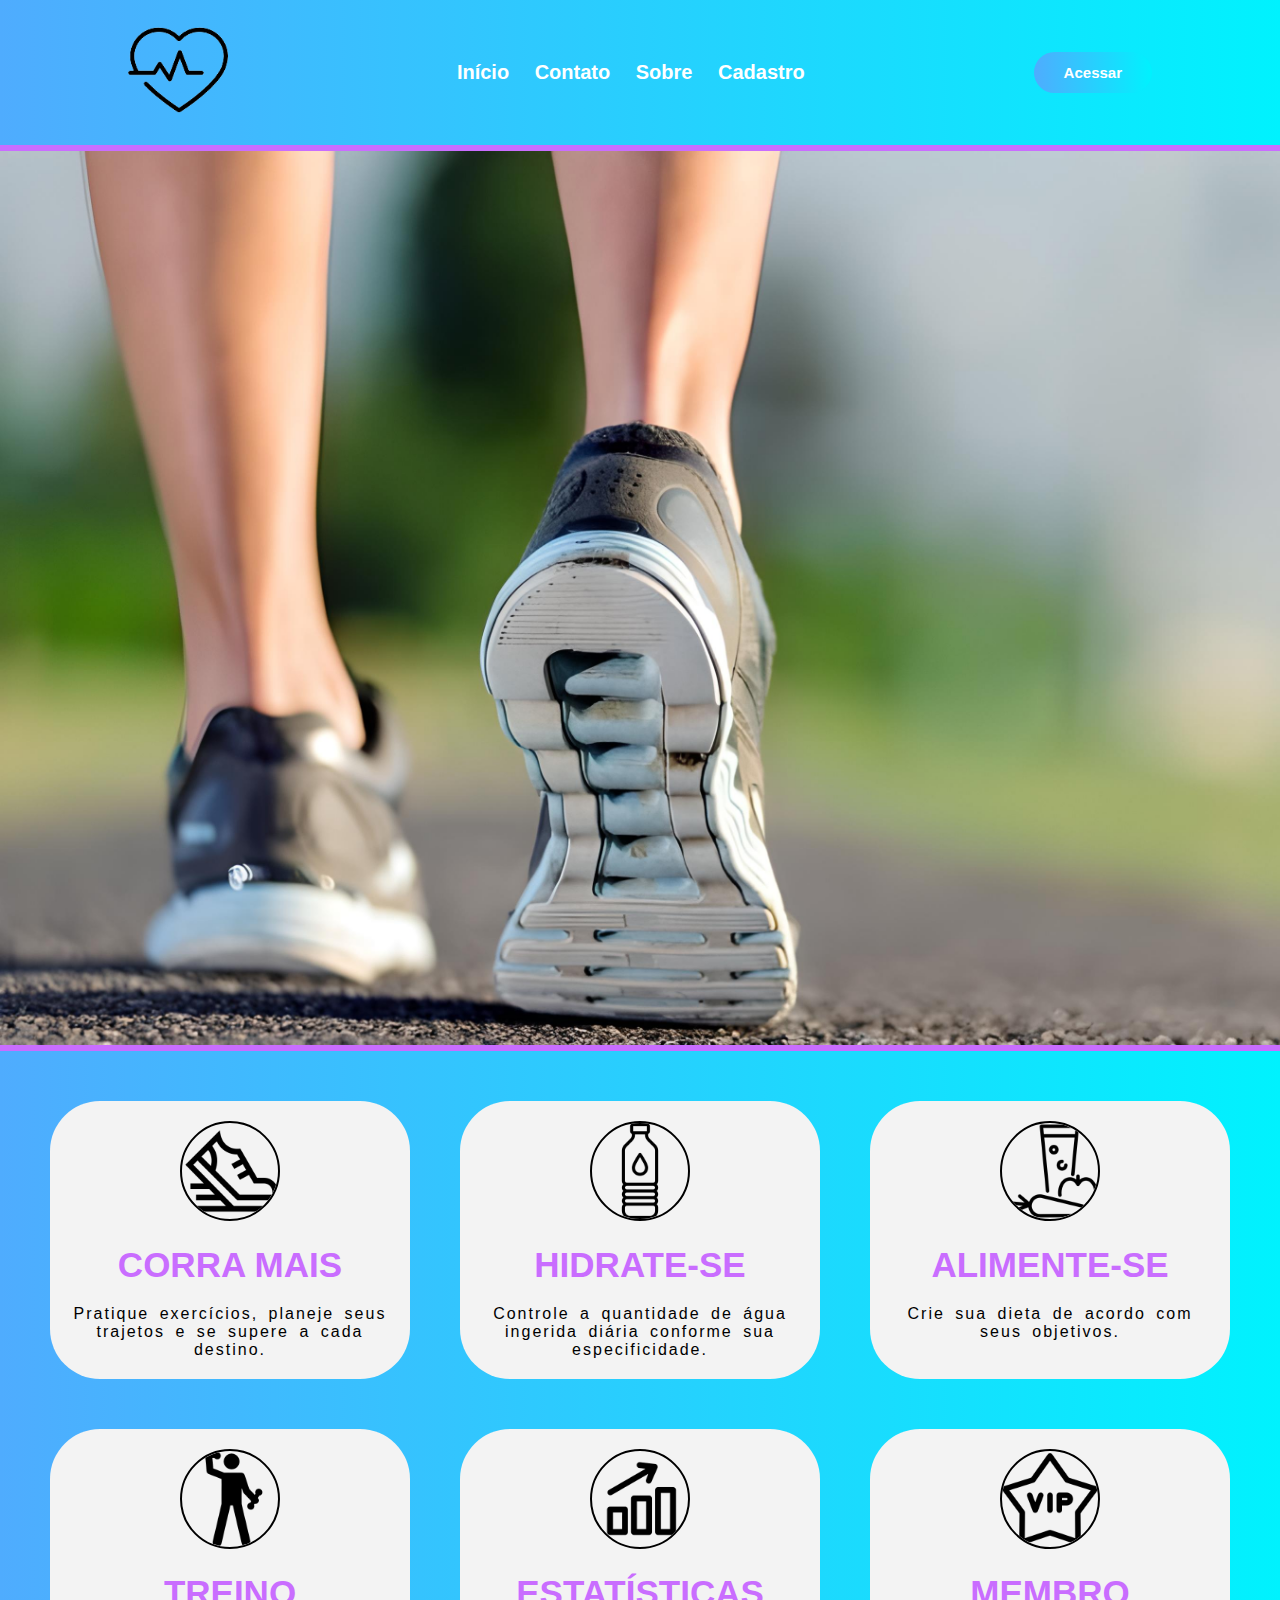
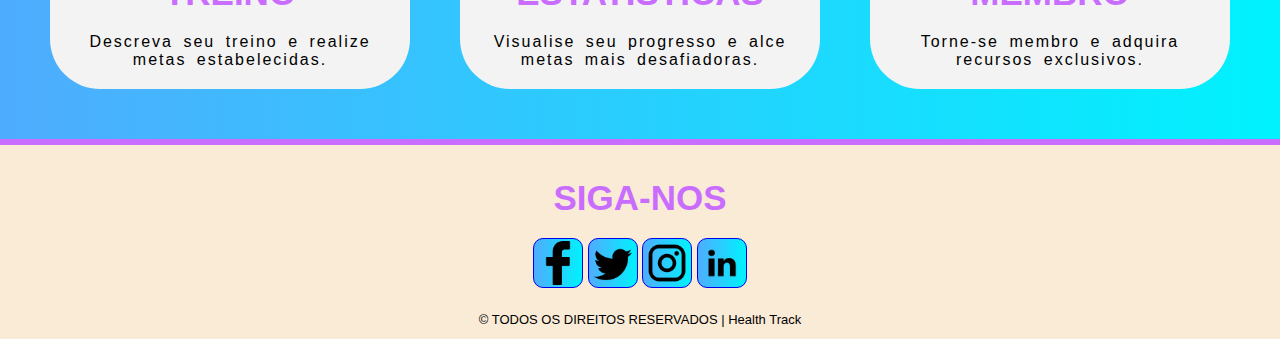
<file: index.html>
<!DOCTYPE html>
<html lang="pt-br">



<head>
  <meta charset="UTF-8">
  <meta http-equiv="X-UA-Compatible" content="IE=edge">
  <meta name="viewport" content="width=device-width, initial-scale=1.0">
  <title>Health Track</title>
  <link rel="icon" type="image/x-icon" href="/images/favicon.png">
  <link rel="stylesheet" href="static/estilos.css">

</head>

<body>

<!-- HEADER -->
<div class="flex-container">
  <div class="flex-item">
    <a href="index.html"><img src="images/favicon.png" alt="Health Track" width="100px"></a>
  </div>
  <div class="flex-item">
    <ul>
      <li><a href="index.html">Início</a></li>
      <li><a href="#">Contato</a></li>
      <li><a href="somos.html">Sobre</a></li>
      <li><a href="cadastrar.html">Cadastro</a></li>
    </ul>
  </div>
    <div>
      <a href="acessar.html"><button type="button">Acessar</button></a>
    </div>
</div>

<!------------------------------------------------------------------------------->

<!-- MIDDLE -->

  <!-- IMG -->
  <div class="container"></div>

  <!-- CONTENT -->
  <div class="grid-container">

    <div class="grid-item">

      <div>
        <img src="images/tenis-de-corrida.png" alt="ok" width="100px">
      </div>

      <div>
        <h3>CORRA MAIS</h3>
      </div>

      <div>
        <p>Pratique exercícios, planeje seus trajetos e se supere a cada destino.</p>
      </div> 
    </div>

    <div class="grid-item">

      <div>
        <img src="images/garrafa-agua.png" alt="ok" width="100px">
      </div>

      <div>
        <h3>HIDRATE-SE</h3>
      </div>

      <div>
        <p>Controle a quantidade de água ingerida diária conforme sua especificidade.</p>
      </div>

    </div>

    <div class="grid-item">

      <div>
        <img src="images/alimento.png" alt="ok" width="100px">
      </div>

      <div>
        <h3>ALIMENTE-SE</h3>
      </div>

      <div>
        <p>Crie sua dieta de acordo com seus objetivos.</p>
      </div>

    </div>

    <div class="grid-item">

      <div>
        <img src="images/exercicio.png" alt="ok" width="100px">
      </div>

      <div>
        <h3>TREINO</h3>
      </div>

      <div>
        <p>Descreva seu treino e realize metas estabelecidas.</p>
      </div>

    </div>

    <div class="grid-item">

      <div>
        <img src="images/estatistica.png" alt="ok" width="100px">
      </div>

      <div>
        <h3>ESTATÍSTICAS</h3>
      </div>

      <div>
        <p>Visualise seu progresso e alce metas mais desafiadoras. </p>
      </div>

    </div>

    <div class="grid-item">

      <div>
        <img src="images/vip.png" alt="ok" width="100px">
      </div>

      <div>
        <h3>MEMBRO</h3>
      </div>

      <div>
        <p>Torne-se membro e adquira recursos exclusivos.</p>
      </div>

    </div>
  </div>

<!------------------------------------------------------------------------------->

<!-- FOOTER -->
  <div class="flex-footer">
    <div class="flex-footer-icons">
      <h3>SIGA-NOS</h3>
      <a href="#"><img src="images/icon-facebook.png" alt="facebook"></a>
      <a href="#"><img src="images/icon-twitter.png" alt="twitter"></a>
      <a href="#"><img src="images/icon-instagram.png" alt="instagram"></a>
      <a href="#"><img src="images/icon-linkedin.png" alt="linkedin"></a>
    </div>
    <p>© TODOS OS DIREITOS RESERVADOS | Health Track</p>
  </div>

</body>

</html>
</file>
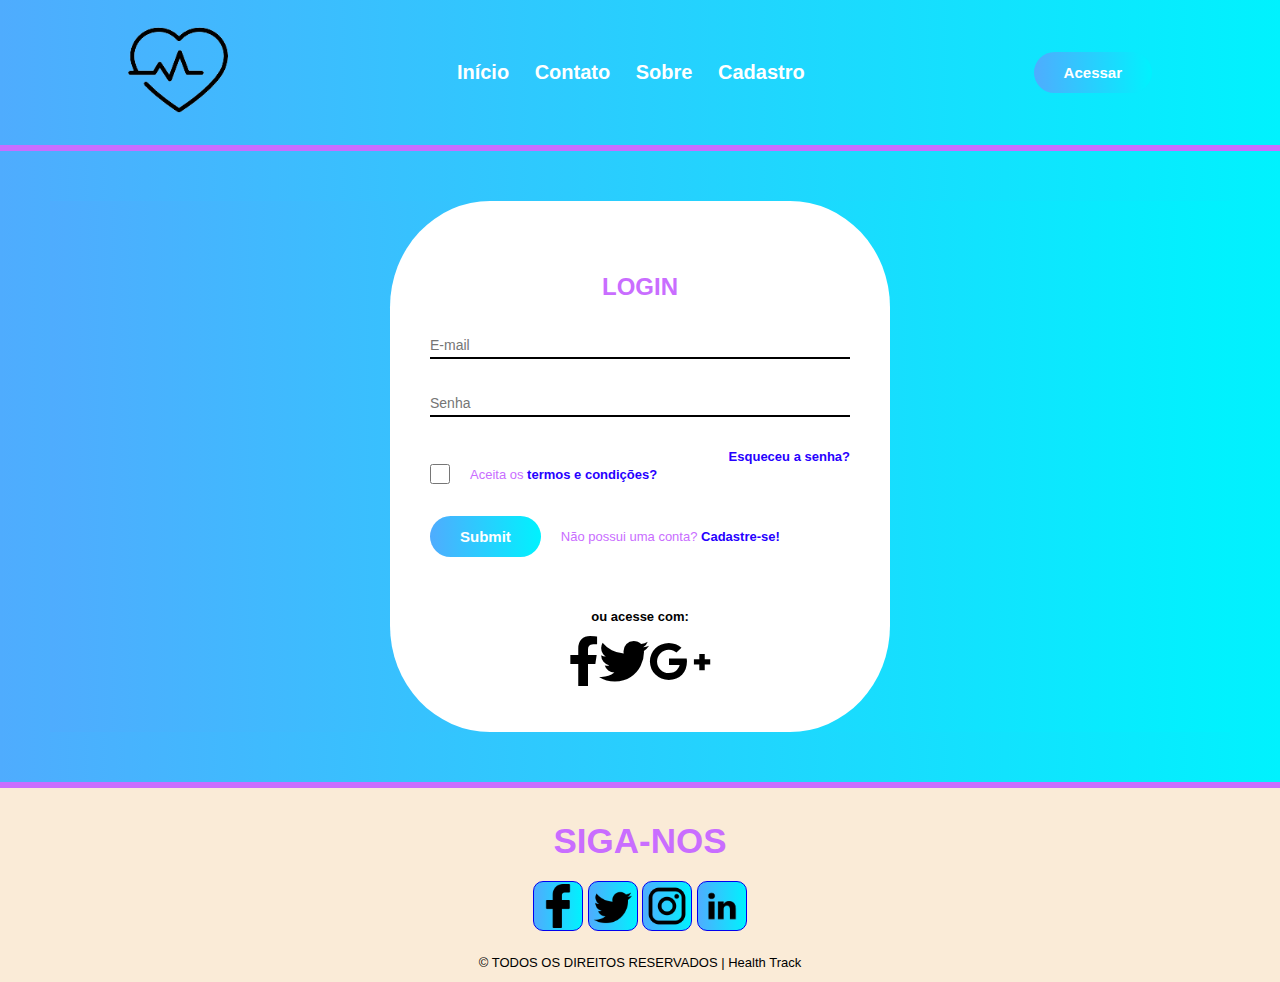
<file: acessar.html>
<!DOCTYPE html>
<html lang="en">
<head>
    <meta charset="UTF-8">
    <meta http-equiv="X-UA-Compatible" content="IE=edge">
    <meta name="viewport" content="width=device-width, initial-scale=1.0">
    <title>Health Track</title>
    <link rel="icon" type="image/x-icon" href="/images/favicon.png">
    <link rel="stylesheet" href="static/estilos.css">
    <link rel="stylesheet" href="https://cdnjs.cloudflare.com/ajax/libs/font-awesome/6.0.0/css/all.min.css" integrity="sha512-9usAa10IRO0HhonpyAIVpjrylPvoDwiPUiKdWk5t3PyolY1cOd4DSE0Ga+ri4AuTroPR5aQvXU9xC6qOPnzFeg==" crossorigin="anonymous" referrerpolicy="no-referrer" />
</head>
<body>
    
<!-- HEADER -->
<div class="flex-container">
  <div class="flex-item">
    <a href="index.html"><img src="images/favicon.png" alt="Health Track" width="100px"></a>
  </div>
  <div class="flex-item">
    <ul>
      <li><a href="index.html">Início</a></li>
      <li><a href="#">Contato</a></li>
      <li><a href="somos.html">Sobre</a></li>
      <li><a href="cadastrar.html">Cadastro</a></li>
    </ul>
  </div>
    <div>
      <a href="acessar.html"><button type="button">Acessar</button></a>
    </div>
</div>

<!-- FORM -->
<div class="form-login">
  <div class="flex-login">
    <div class="flex-login-top">
      <h2>Login</h2>
      <form action="index.html">
        <div class="flex-login-input">
          <input type="search" placeholder="E-mail" />
        </div>
        <div class="flex-login-input">
          <input type="password" placeholder="Senha" />
        </div>
        <div class="flex-login-inputt">
          <p><span>Esqueceu a senha?</span></p>
        </div>
        <div class="flex-login-input">
          <input type="checkbox" />
          <p>Aceita os <span>termos e condições?</span></p>
        </div>    
        <div class="flex-login-input">
          <a href="index.html"><button type="submit"> Submit</button></a>
          <p>Não possui uma conta? <a href="cadastrar.html"><span> Cadastre-se! </span></a></p>
        </div>
      </form>

    </div>

      <div class="flex-login-buttom">
        <h3>ou acesse com:</h3>
        <ul>
          <li><i class="fab fa-facebook-f"></i></li>
          <li><i class="fab fa-twitter"></i></li>
          <li><i class="fab fa-google-plus-g  "></i></li>
        </ul>
      </div>
  </div>
</div>
<!-- FOOTER -->
  <div class="flex-footer">
    <div class="flex-footer-icons">
      <h3>SIGA-NOS</h3>
      <a href="#"><img src="images/icon-facebook.png" alt="facebook"></a>
      <a href="#"><img src="images/icon-twitter.png" alt="twitter"></a>
      <a href="#"><img src="images/icon-instagram.png" alt="instagram"></a>
      <a href="#"><img src="images/icon-linkedin.png" alt="linkedin"></a>
    </div>
    <p>© TODOS OS DIREITOS RESERVADOS | Health Track</p>
  </div>

</body>
</html>
</file>
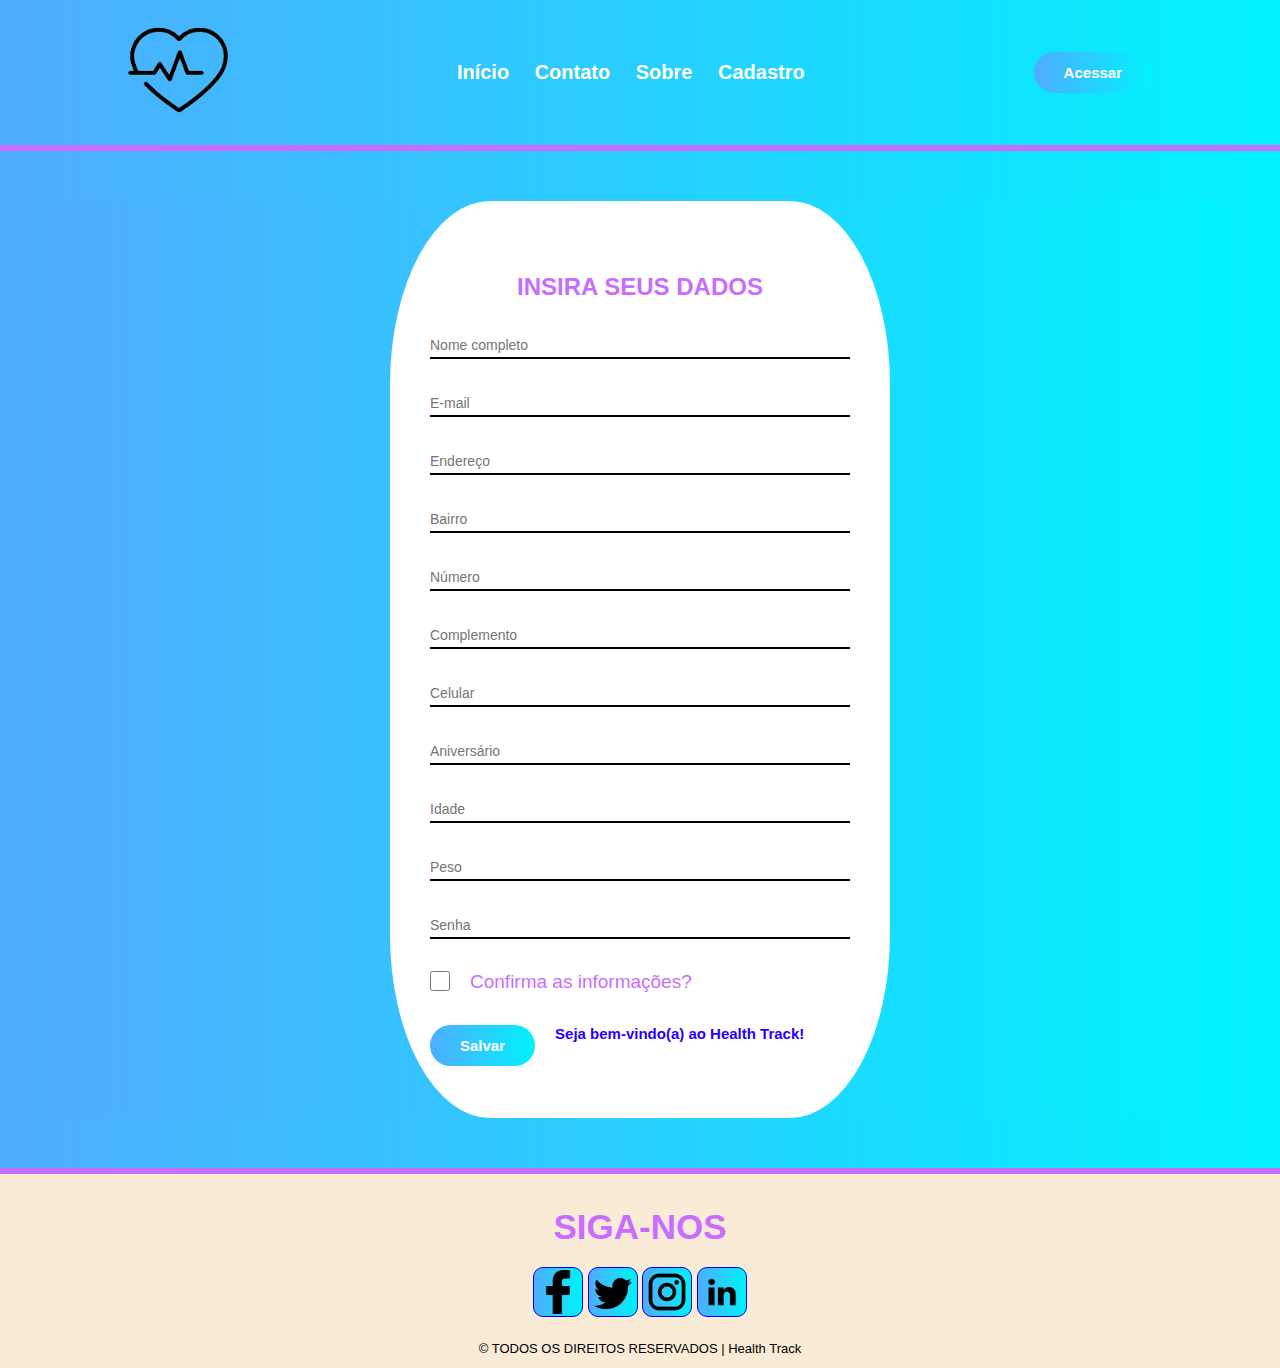
<file: cadastrar.html>
<!DOCTYPE html>
<html lang="en">
    <head>
        <meta charset="UTF-8">
        <meta http-equiv="X-UA-Compatible" content="IE=edge">
        <meta name="viewport" content="width=device-width, initial-scale=1.0">
        <title>Health Track</title>
        <link rel="icon" type="image/x-icon" href="/images/favicon.png">
        <link rel="stylesheet" href="static/estilos.css">
        <link rel="stylesheet" href="https://cdnjs.cloudflare.com/ajax/libs/font-awesome/6.0.0/css/all.min.css" integrity="sha512-9usAa10IRO0HhonpyAIVpjrylPvoDwiPUiKdWk5t3PyolY1cOd4DSE0Ga+ri4AuTroPR5aQvXU9xC6qOPnzFeg==" crossorigin="anonymous" referrerpolicy="no-referrer" />
    </head>
<body>
    
<!-- HEADER -->
<div class="flex-container">
  <div class="flex-item">
    <a href="index.html"><img src="images/favicon.png" alt="Health Track" width="100px"></a>
  </div>
  <div class="flex-item">
    <ul>
      <li><a href="index.html">Início</a></li>
      <li><a href="#">Contato</a></li>
      <li><a href="somos.html">Sobre</a></li>
      <li><a href="cadastrar.html">Cadastro</a></li>
    </ul>
  </div>
    <div>
      <a href="acessar.html"><button type="button">Acessar</button></a>
    </div>
</div>

  <div class="form-cadastro">
    <div class="cadastro-login">
      <div class="cadastro-top">
        <h2>Insira seus dados</h2>
        <form action="">
          <div class="cadastro-input">
            <input type="text" name="nome" placeholder="Nome completo"/>
          </div>
          <div class="cadastro-input">
            <input type="email" name="e-mail" placeholder="E-mail"/>
          </div>
          <div class="cadastro-input">
            <input type="text" placeholder="Endereço"/>
          </div>
          <div class="cadastro-input">
            <input type="text" placeholder="Bairro"/>
          </div>
          <div class="cadastro-input">
            <input type="number" placeholder="Número"/>
          </div>
          <div class="cadastro-input">
            <input type="search" placeholder="Complemento"/>
          </div>
          <div class="cadastro-input">
            <input type="tel" name=celular placeholder="Celular"/>
          </div>
          <div class="cadastro-input">
            <input type="datetime" placeholder="Aniversário"/>
          </div>          
          <div class="cadastro-input">
            <input type="number" placeholder="Idade"/>
          </div>
          <div class="cadastro-input">
            <input type="number" placeholder="Peso"/>
          </div>         
          <div class="cadastro-input">
            <input type="password" placeholder="Senha"/>
          </div>
          
          <div class="cadastro-input">
            <input type="checkbox" />
            <p>Confirma as informações?</p>
          </div>    
          <div class="cadastro-input">
            <a href="index.html"><button type="submit">Salvar</button></a>
            <span>Seja bem-vindo(a) ao Health Track!</span>
          </div>
          
        </form>
      </div>
    </div>
  </div>



  
<!-- FOOTER -->
<div class="flex-footer">
    <div class="flex-footer-icons">
      <h3>SIGA-NOS</h3>
      <a href="#"><img src="images/icon-facebook.png" alt="facebook"></a>
      <a href="#"><img src="images/icon-twitter.png" alt="twitter"></a>
      <a href="#"><img src="images/icon-instagram.png" alt="instagram"></a>
      <a href="#"><img src="images/icon-linkedin.png" alt="linkedin"></a>
    </div>
    <p>© TODOS OS DIREITOS RESERVADOS | Health Track</p>
  </div>
</body>
</html>
</file>
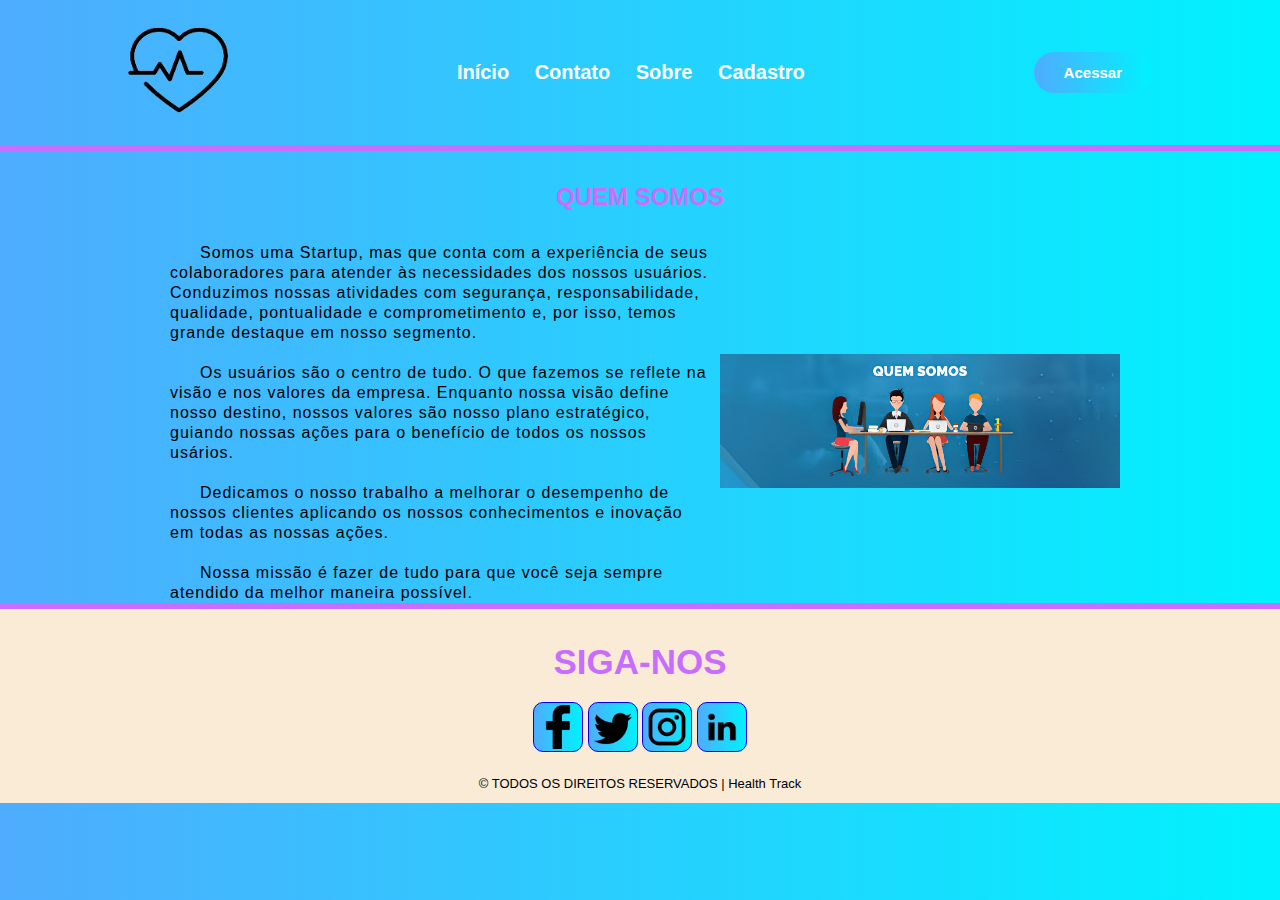
<file: somos.html>
<!DOCTYPE html>
<html lang="en">
<head>
    <meta charset="UTF-8">
    <meta http-equiv="X-UA-Compatible" content="IE=edge">
    <meta name="viewport" content="width=device-width, initial-scale=1.0">
    <title>Health Track</title>
    <link rel="icon" type="image/x-icon" href="/images/favicon.png">
    <link rel="stylesheet" href="static/estilos.css">
  
</head>
<body>
<!-- HEADER -->
<div class="flex-container">
    <div class="flex-item">
      <a href="index.html"><img src="images/favicon.png" alt="Health Track" width="100px"></a>
    </div>
    <div class="flex-item">
      <ul>
        <li><a href="index.html">Início</a></li>
        <li><a href="#">Contato</a></li>
        <li><a href="somos.html">Sobre</a></li>
        <li><a href="cadastrar.html">Cadastro</a></li>
      </ul>
    </div>
      <div>
        <a href="acessar.html"><button type="button">Acessar</button></a>
      </div>
  </div>

<!--QUEM SOMOS-->

<div class="somos">
    <h2>Quem somos</h2>
    <div class="somos-container">
        <div class="somos-container-text">
            <p>Somos uma Startup, mas que conta com a experiência de seus colaboradores para atender
                às necessidades dos nossos usuários. Conduzimos nossas atividades com segurança, 
                responsabilidade, qualidade, pontualidade e comprometimento e, por isso, temos grande
                destaque em nosso segmento.</p>
            <br>
            <p> Os usuários são o centro de tudo. O que fazemos se reflete na visão e nos valores da
                empresa. Enquanto nossa visão define nosso destino, nossos valores são nosso plano 
                estratégico, guiando nossas ações para o benefício de todos os nossos usários.
            </p>
            <br>
            <p>
                Dedicamos o nosso trabalho a melhorar o desempenho de nossos clientes aplicando 
                os nossos conhecimentos e inovação em todas as nossas ações.
            </p>
            <br>
            <p> Nossa missão é fazer de tudo para que você seja sempre atendido da melhor maneira 
                   possível.
            </p>           
        </div>
        <div class="somos-container-img">
            <img src="images/quemsomos.png" alt="quemsomos" width="400px">
        </div>
    </div>
</div>





<!-- FOOTER -->
<div class="flex-footer">
    <div class="flex-footer-icons">
      <h3>SIGA-NOS</h3>
      <a href="#"><img src="images/icon-facebook.png" alt="facebook"></a>
      <a href="#"><img src="images/icon-twitter.png" alt="twitter"></a>
      <a href="#"><img src="images/icon-instagram.png" alt="instagram"></a>
      <a href="#"><img src="images/icon-linkedin.png" alt="linkedin"></a>
    </div>
    <p>© TODOS OS DIREITOS RESERVADOS | Health Track</p>
  </div>   
</body>
</html>
</file>
<file: static/estilos.css>
body {
  background-image: linear-gradient(to right, #4facfe 0%, #00f2fe 100%);
  font-family: 'Roboto', sans-serif;
}

@import url(https://fonts.googleapis.com/css2?family=Roboto&display=swap);

* {
  margin: 0px;
  padding: 0px;
  box-sizing: border-box;
}


h2 {
text-transform: uppercase;
font-weight: 600;
text-align: center;
margin-bottom: 32px;
color: rgb(201, 109, 255);
margin-top: 32px;
}


/* HEADER */

.flex-container {
  display: flex;
  align-items: center;
  justify-content: space-between;
  padding-top: 20px;
  padding-bottom: 20px;
  padding-left: 10%;
  padding-right: 10%;
  border-bottom: 6px solid rgb(201, 109, 255);

}



.flex-item {
  font-family: Verdana, Geneva, Tahoma, sans-serif;
  font-size: 20px;
}

.flex-item img {
  transition: .4s;
}

.flex-item img:hover {
  transform: scale(1.3);
}

.flex-item ul li {
  list-style-type: none;
  display: inline-block;
}

.flex-item ul li a {
  color: rgb(255, 255, 255);
  text-decoration: none;
  font-weight: bold;
  margin: 10px;
  
}

.flex-item ul li a:hover {
  color: rgb(201, 109, 255);
  transition: .3s;
}

button {
  border: none;
  padding: 12px 30px;
  border-radius: 30px;
  color: rgb(255, 255, 255);
  font-weight: bold;
  font-size: 15px;
  transition: .4s;
  background-image: linear-gradient(to right, #4facfe 0%, #00f2fe 100%);
}

button:hover {
  transform: scale(1.3);
  cursor: pointer;
}


/* MIDDLE */

     /* IMG */
.container {
  max-width: 100%; 
  height: 900px;
  min-height: 300px;
  background-repeat: no-repeat;
  background-image: url("../images/exercicio-fisico.png");
  background-size: cover;
  border-bottom: 6px solid rgb(201, 109, 255);
}




      /* CONTENT */
.grid-container {
  display: grid;
  gap: 50px;
  grid-template-columns: repeat(auto-fill, minmax(320px, 1fr));
  margin-top: 50px;
  margin-left: 50px;
  margin-right: 50px;
  margin-bottom: 50px;
  
}

.grid-item {

  background: rgb(243, 243, 243);
  border-radius: 50px;
  display: flex;
  flex-direction: column;
  align-items: center;
  padding: 20px;
  transition: .4s;
}

.grid-item:hover {
  transform: scale(1.2);
  cursor: pointer;
  
}

.grid-item img {
  border-style: solid;
  border-width: 2px;
  border-radius: 50%;
}

.grid-item h3 {
  font-size: 35px;
  font-family: Verdana, Geneva, Tahoma, sans-serif;
  color: rgb(201, 109, 255);
  margin-top: 20px;
  margin-bottom: 20px;
}

.grid-item p {
  letter-spacing: 2px; word-spacing: 4px;
  text-align: center;
}


/* FOOTER */

.flex-footer {
  height: 200px;
  background-color: antiquewhite;
  display: flex;
  flex-direction: column;
  justify-content: center;
  align-items: center;
  font-family: Arial, Helvetica, sans-serif;
  border-top: 6px solid rgb(201, 109, 255);

}

.flex-footer div {
  padding: 20px;
}


.flex-footer-icons img {
  width: 50px;
  height: 50px;
  background-size: cover;
  background-position: center;
  border-style: solid;
  border-width: 1px;
  border-radius: 20%;
  padding: 2px;
  background-image: linear-gradient(to right, #4facfe 0%, #00f2fe 100%);
}

.flex-footer-icons h3 {
  font-size: 35px;
  font-family: Verdana, Geneva, Tahoma, sans-serif;
  color: rgb(201, 109, 255);
  margin-top: 20px;
  margin-bottom: 20px;
  text-align: center;
}

.flex-footer p {
  font-size: 13px;
  margin-bottom: 20px;
}


/* FORM LOGIN */ 

.form-login {
  font-weight: 400;
  margin: 50px;
  display: flex;
  justify-content: center;
  align-items: center;
  background-image: linear-gradient(to right, #4facfe 0%, #00f2fe 100%);
}

.flex-login {
  width: 500px;
  background-color: rgb(255, 255, 255);
  border-radius: 20%
}

.flex-login-top {
  padding: 40px 40px 20px; 
  position: relative;
  display: flex;
  flex-direction: column;
}


.flex-login-input {
  display: flex;
  align-items: center;
  margin-bottom: 32px;
}

.flex-login-input p {
  font-size: 13px;
  color: rgb(201, 109, 255);
}


.flex-login-inputt 
{
  display: flex;
  justify-content: flex-end;
  font-size: 13px;
  color: rgb(38, 0, 255);
  font-weight: 600;
  cursor: pointer;
  font-size: 13px;
}

.flex-login-input span {
  color: rgb(38, 0, 255);
  font-weight: 600;
  cursor: pointer;
  font-size: 13px;

}
.flex-login-input input {
  font-size: 14px;
  font-weight: 500;
  padding: 4px 0;
  width: 100%;
  border: none;
  border-bottom: 2px solid rgb(0, 0, 0);
  transition: 500ms ease all;
}

.flex-login-input input:focus{
  outline: none;
  box-shadow: 0 1px 0 0 #00f2fe;
  border-color: #4facfe;
}

.flex-login-input input[type="checkbox"]{
  width: 20px;
  height: 20px;
  margin-right: 20px;
}
.flex-login-input input[type="checkbox"]:focus{
  outline: none;
  box-shadow: none;
  border-color: none;
}


.flex-login-input button {
  border: none;
  padding: 12px 30px;
  margin-right: 20px;
  border-radius: 30px;
  color: rgb(255, 255, 255);
  font-weight: bold;
  font-size: 15px;
  transition: .4s;
  background-image: linear-gradient(to right, #4facfe 0%, #00f2fe 100%);
}

button:hover {
  transform: scale(1.3);
  cursor: pointer;
}

.flex-login-buttom {
  display: flex;
  flex-direction: column;
  align-items: center;
  padding: 0px 40px 40px ;
}

.flex-login-buttom h3 {
  font-weight: 600;
  font-size: 13px;
  align-items: center;
}

.flex-login-buttom ul {
  display: flex;
  list-style: none;
  justify-content: center;
  align-items: center;

}

.flex-login-buttom li {
  font-size: 50px;
  cursor: pointer;
  margin-top: 10px;
}

.flex-login-input a {
  text-decoration: none;
}


/* FORM CADASTRO */ 

.form-cadastro {
  font-weight: 400;
  margin: 50px;
  display: flex;
  justify-content: center;
  align-items: center;
  background-image: linear-gradient(to right, #4facfe 0%, #00f2fe 100%);
}


.cadastro-login {
    width: 500px;
    background-color: rgb(255, 255, 255);
    border-radius: 20%
}

.cadastro-top {
  padding: 40px 40px 20px; 
  position: relative;
  display: flex;
  flex-direction: column;
}


.cadastro-input {
  display: flex;
  margin-bottom: 32px;
}



.cadastro-input input {
  font-size: 14px;
  font-weight: 500;
  padding: 4px 0;
  width: 100%;
  border: none;
  border-bottom: 2px solid rgb(0, 0, 0);
  transition: 500ms ease all;
}
  
.cadastro-input input:focus{
  outline: none;
  box-shadow: 0 1px 0 0 #00f2fe;
  border-color: #4facfe;
}

.cadastro-input input[type="checkbox"]{
  width: 20px;
  height: 20px;
  margin-right: 20px;
}

.cadastro-input input[type="checkbox"]:focus{
  outline: none;
  box-shadow: none;
  border-color: none;
}
  
  
.cadastro-input button {
    border: none;
    padding: 12px 30px;
    margin-right: 20px;
    border-radius: 30px;
    color: rgb(255, 255, 255);
    font-weight: bold;
    font-size: 15px;
    transition: .4s;
    background-image: linear-gradient(to right, #4facfe 0%, #00f2fe 100%);
}
  
  button:hover {
    transform: scale(1.3);
    cursor: pointer;
}

.cadastro-input p {
  font-size: 19px;
  color: rgb(201, 109, 255);
}

.cadastro-input span {
  color: rgb(38, 0, 255);
  font-weight: 600;
  font-size: 15px;
}





/* QUEM SOMOS */

.somos {
  max-width: 960px;
  margin: 0 auto;
}


.somos-container {
  display: flex;
  flex-wrap: wrap;
  align-items: center;
  justify-content: center;
}

.somos-container-text {
  flex: 6 1 50px;
  margin-bottom: 32px;
  text-indent: 30px;
  line-height: 20px;
  padding: 0 10px;
  margin-right: 50px;
  letter-spacing: 1px;
  margin: 0 auto;
}

.somos-container-img {
  flex: 1 1 35 0px;
  display: block;

}
</file>
